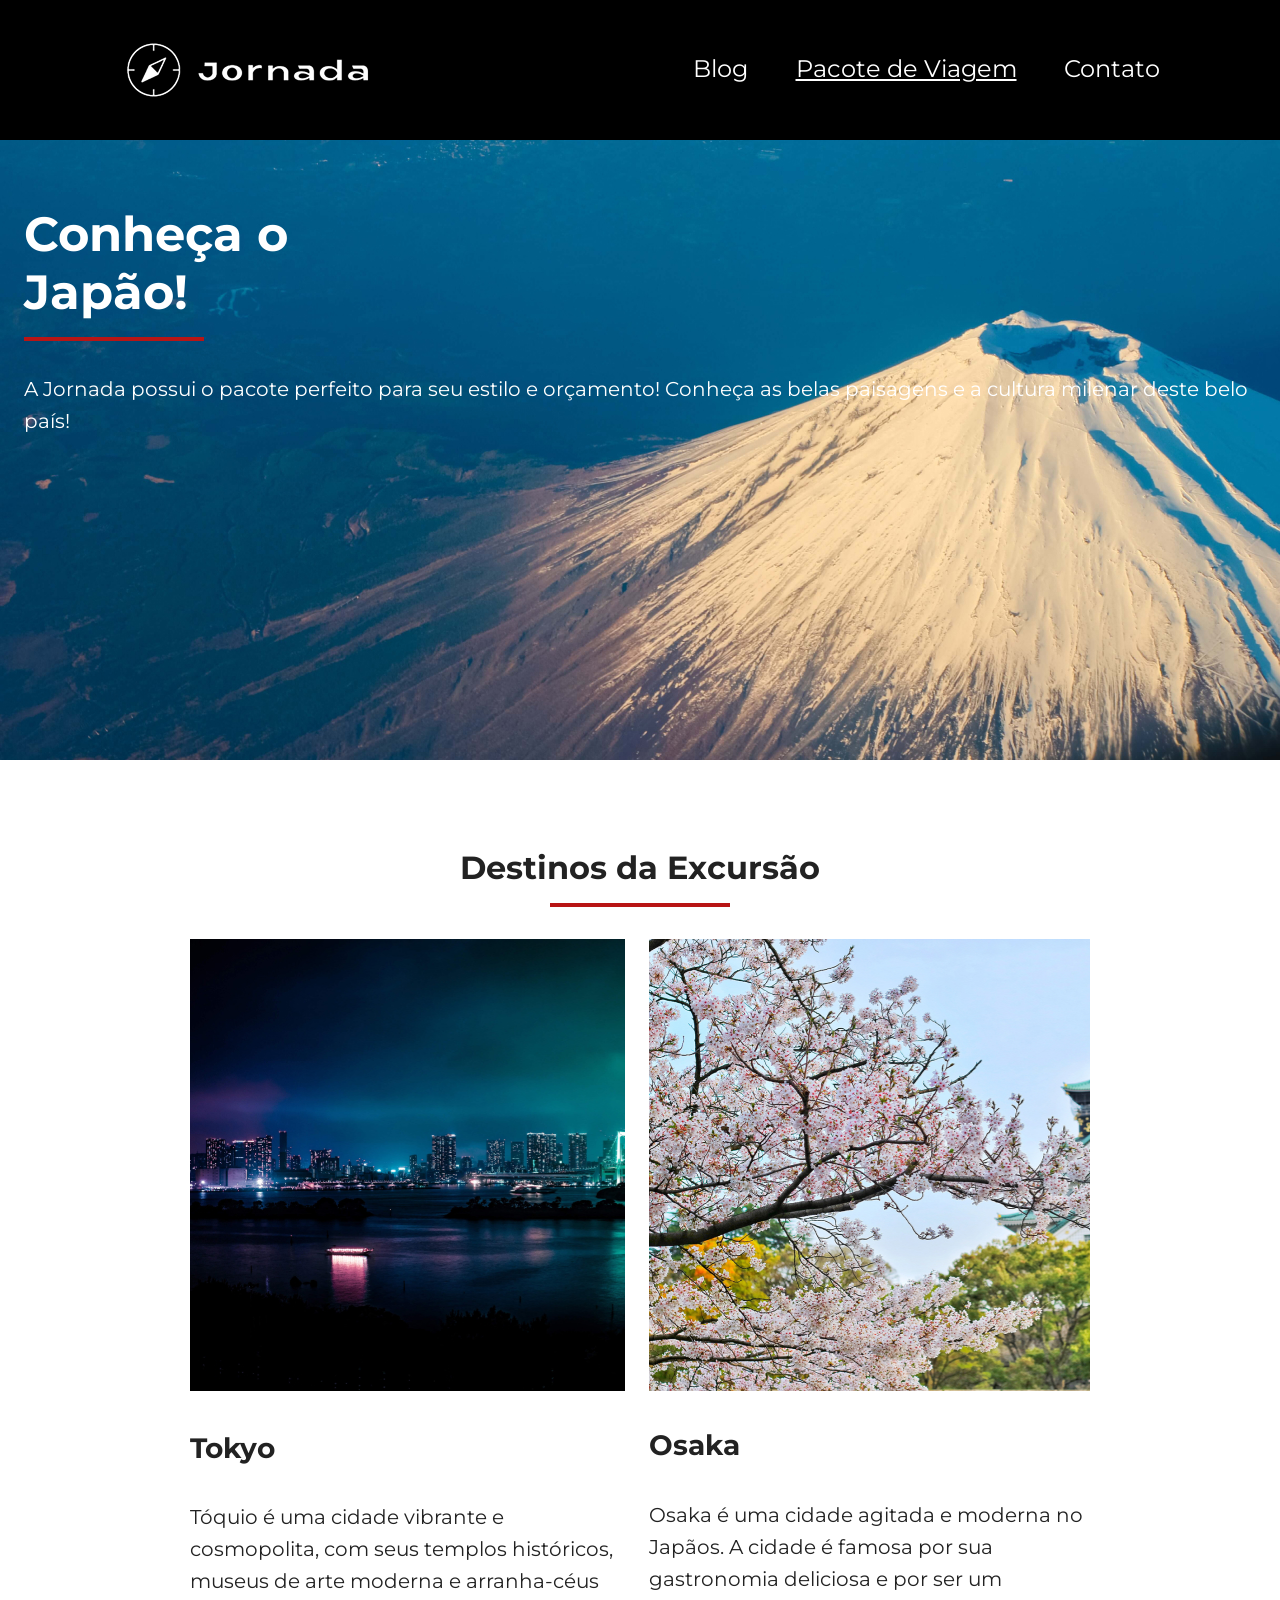
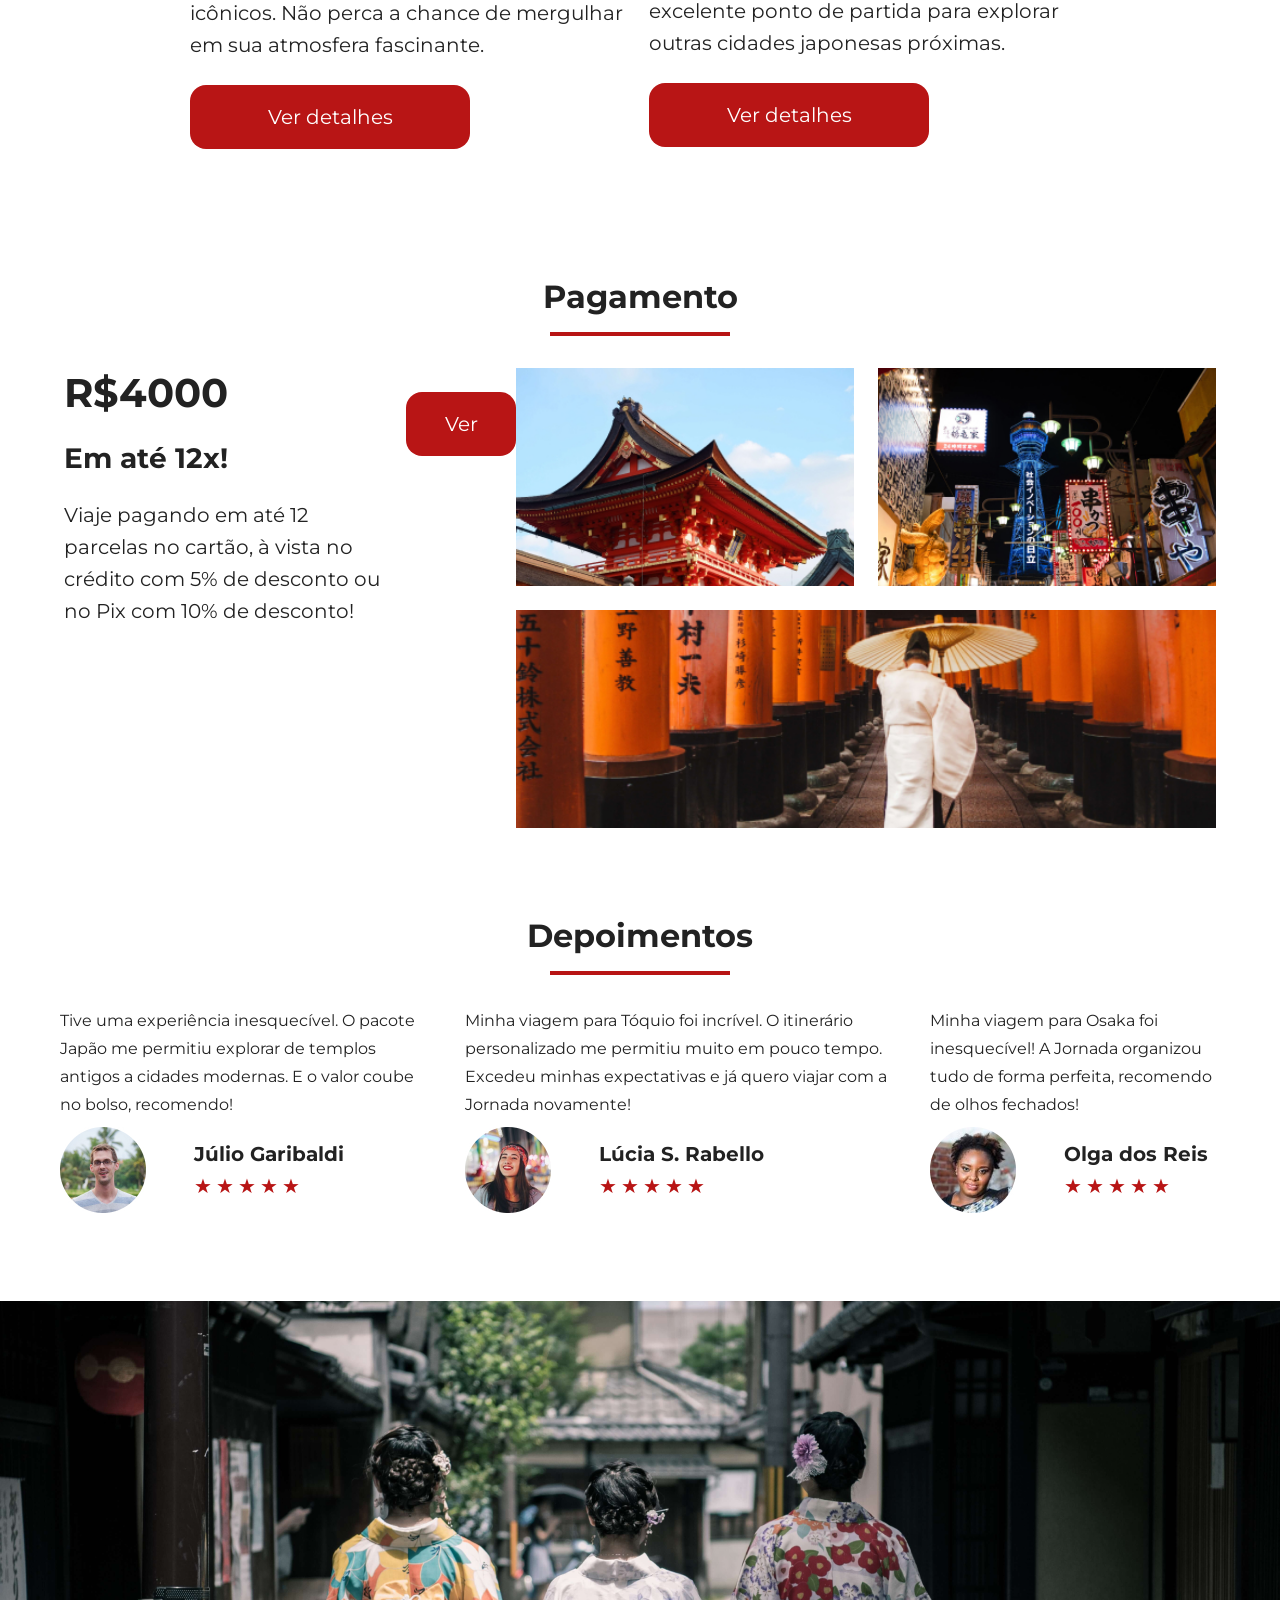
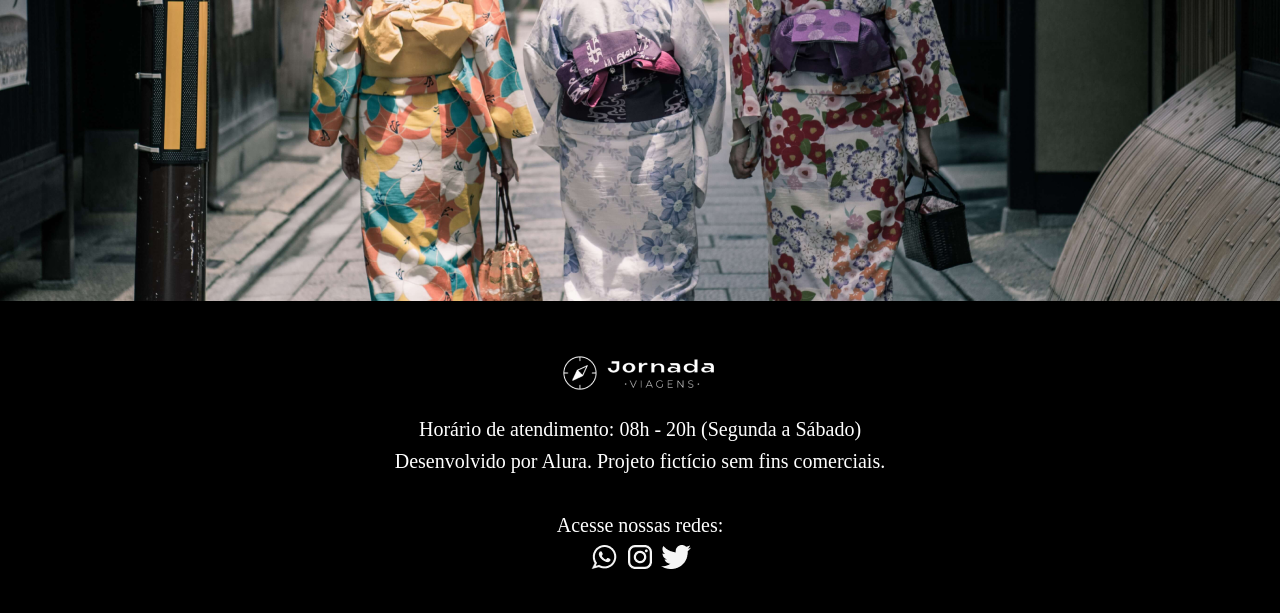
<file: destino.html>
<!DOCTYPE html>
<html lang="pt-br">
  <head>
    <meta charset="UTF-8" />
    <meta name="viewport" content="width=device-width, initial-scale=1.0" />

    <meta name="og:title" content="Jornada Viagens" />
    <meta
      name="og:description"
      content="A Jornada Viagens é a sua agência especializada em criar experiências inesquecíveis. Descubra pacotes nacionais e internacionais com as melhores condições de pagamento."
    />
    <meta name="og:type" content="website" />

    <link rel="icon" href="favicom.png" type="xml/png" />
    <link rel="stylesheet" href="./destino-japao-css/style.css" />

    <title>Pacotes Viagens</title>
  </head>

  <body>
    <main>
      <header class="main-header">
        <a class="logo" href="index.html" title="Voltar para a pagina inicial.">
          <img
            class="img-mobile"
            src="img/logo_branco.png"
            alt="Logo Jornada Viagens na cor branca"
          />
          <img
            class="img-desktop"
            src="img/logo_branco_desktop.png"
            alt="Logo Jornada Viagens na cor branca"
          />
        </a>
        <div class="navigation-menu">
          <label for="menu"><img src="img/menu.png" alt="Menu" /></label>
          <input type="checkbox" id="menu" hidden />

          <nav>
            <ul class="list-links">
              <li>
                <a href="blog.html" target="_blank" title="Acessar o Blog"
                  >Blog</a
                >
              </li>
              <li>
                <a
                  class="active"
                  href="destino.html"
                  target="_blank"
                  title="Acessar os Pacotes de Viagem"
                  >Pacote de Viagem</a
                >
              </li>
              <li>
                <a href="contato.html" target="_blank" title="Acessar Contato"
                  >Contato</a
                >
              </li>
            </ul>
          </nav>
        </div>
      </header>

      <section class="hero">
        <div class="hero-img">
          <h1>Conheça o <br />Japão!</h1>
          <hr />
          <p>
            A Jornada possui o pacote perfeito para seu estilo e orçamento!
            Conheça as belas paisagens e a cultura milenar deste belo país!
          </p>
        </div>
      </section>

      <section class="destinations">
        <div class="section-title">
          <h2>Destinos da Excursão</h2>
          <hr />
        </div>
        <div class="destinations-itens">
          <article class="item tokyo">
            <header>
              <div class="img-item"></div>
              <h3 class="content-title">Tokyo</h3>
            </header>
            <p class="content-text">
              Tóquio é uma cidade vibrante e cosmopolita, com seus templos
              históricos, museus de arte moderna e arranha-céus icônicos. Não
              perca a chance de mergulhar em sua atmosfera fascinante.
            </p>
            <footer>
              <a
                href=""
                class="button"
                target="_blank"
                title="Veja mais detalhes do destino Tokyo"
                >Ver detalhes</a
              >
            </footer>
          </article>
          <article class="item osaka">
            <header>
              <div class="img-item"></div>
              <h4 class="content-title">Osaka</h4>
            </header>
            <p class="content-text">
              Osaka é uma cidade agitada e moderna no Japãos. A cidade é famosa
              por sua gastronomia deliciosa e por ser um excelente ponto de
              partida para explorar outras cidades japonesas próximas.
            </p>
            <footer>
              <a
                href="#"
                class="button"
                target="_blank"
                title="Veja mais detalhes do destino Osaka"
                >Ver detalhes</a
              >
            </footer>
          </article>
        </div>
      </section>

      <section class="payments">
        <div class="section-title">
          <h2>Pagamento</h2>
          <hr />
        </div>
        <div class="content-container">
          <div class="text-content">
            <h3 class="content-title">R$4000</h3>
            <h4>Em até 12x!</h4>
            <p class="content-text">
              Viaje pagando em até 12 parcelas no cartão, à vista no crédito com
              5% de desconto ou no Pix com 10% de desconto!
            </p>
          </div>
          <div>
            <a
              href=""
              class="button"
              target="_blank"
              title="Veja mais detalhes do destino Tokyo"
              >Ver detalhes</a
            >
          </div>
          <div class="image-gallery">
            <div class="image bag"></div>
            <div class="image passport"></div>
            <div class="image friends colspan-2"></div>
          </div>
        </div>
      </section>

      <section class="depoimentos">
        <div class="section-title">
          <h2>Depoimentos</h2>
          <hr />
        </div>
        <div class="depoimento-container">
          <article>
            <header>
              <p>
                Tive uma experiência inesquecível. O pacote Japão me permitiu
                explorar de templos antigos a cidades modernas. E o valor coube
                no bolso, recomendo!
              </p>
            </header>
            <footer>
              <img
                src="img/Pagina-Destinos/Avatar Júlio.jpg"
                alt="Imagem de perfil da cliente Júlio Garibaldi"
              />
              <div class="profile-content">
                <h3>Júlio Garibaldi</h3>
                <div class="rating">
                  <span class="star">★</span>
                  <span class="star">★</span>
                  <span class="star">★</span>
                  <span class="star">★</span>
                  <span class="star">★</span>
                </div>
              </div>
            </footer>
          </article>

          <article>
            <header>
              <p>
                Minha viagem para Tóquio foi incrível. O itinerário
                personalizado me permitiu muito em pouco tempo. Excedeu minhas
                expectativas e já quero viajar com a Jornada novamente!
              </p>
            </header>
            <footer>
              <img
                src="img/Pagina-Destinos/Avatar Lúcia.jpg"
                alt="Imagem de perfil da cliente Lúcia S. Rabello"
              />
              <div class="profile-content">
                <h3>Lúcia S. Rabello</h3>
                <div class="rating">
                  <span class="star">★</span>
                  <span class="star">★</span>
                  <span class="star">★</span>
                  <span class="star">★</span>
                  <span class="star">★</span>
                </div>
              </div>
            </footer>
          </article>

          <article>
            <header>
              <p>
                Minha viagem para Osaka foi inesquecível! A Jornada organizou
                tudo de forma perfeita, recomendo de olhos fechados!
              </p>
            </header>
            <footer>
              <img
                src="img/Pagina-Destinos/Avatar Olga.jpg"
                alt="Imagem de perfil da cliente Olga dos Reis"
              />
              <div class="profile-content">
                <h3>Olga dos Reis</h3>
                <div class="rating">
                  <span class="star">★</span>
                  <span class="star">★</span>
                  <span class="star">★</span>
                  <span class="star">★</span>
                  <span class="star">★</span>
                </div>
              </div>
            </footer>
          </article>
        </div>
      </section>
      <section class="footer-hero">
        <div class="footer-img"></div>
      </section>
    </main>
    <footer class="main-footer">
      <div class="footer-content">
        <div class="footer-logo">
          <img
            src="./img/logo_branco_footer.png"
            alt="Logo completo Jornada Viagem"
          />
        </div>
        <div class="footer-about">
          <p>Horário de atendimento: 08h - 20h (Segunda a Sábado)</p>
          <p>Desenvolvido por Alura. Projeto fictício sem fins comerciais.</p>
        </div>
      </div>
      <div class="footer-social">
        <p>Acesse nossas redes:</p>
        <a
          href="#"
          target="_blank"
          title="Entre em contato via Whatsapp do Jornada Viagem"
        >
          <img src="./img/Whatsapp.png" alt="Icone do Whatsapp na cor branca" />
        </a>
        <a
          href="#"
          target="_blank"
          title="Acesse o Instagram do Jornada Viagem"
        >
          <img
            src="./img/Instragam.png"
            alt="Icone do Instagram na cor branca"
          />
        </a>
        <a href="#" target="_blank" title="Acesse o Twitter do Jornada Viagem">
          <img src="./img/Twiter.png" alt="Icone do Twitter na cor branca" />
        </a>
      </div>
    </footer>
  </body>
</html>
</file>
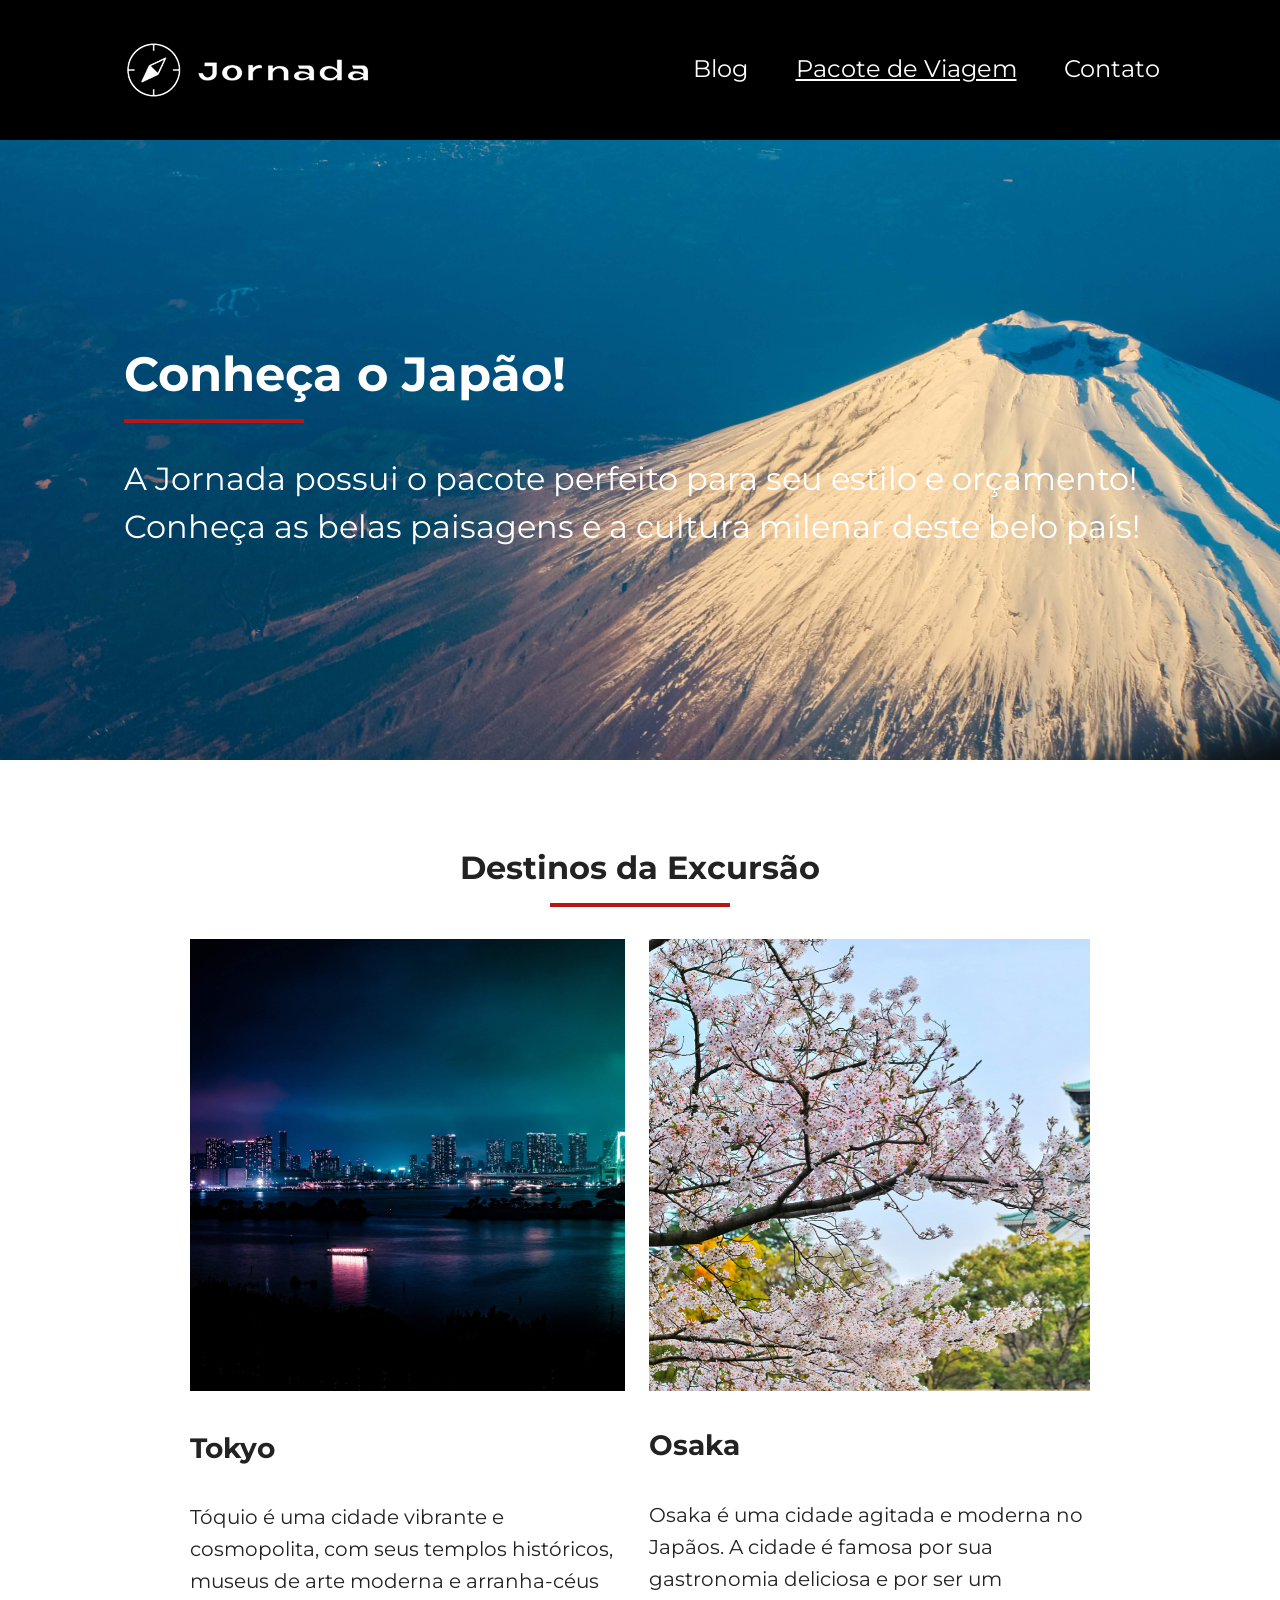
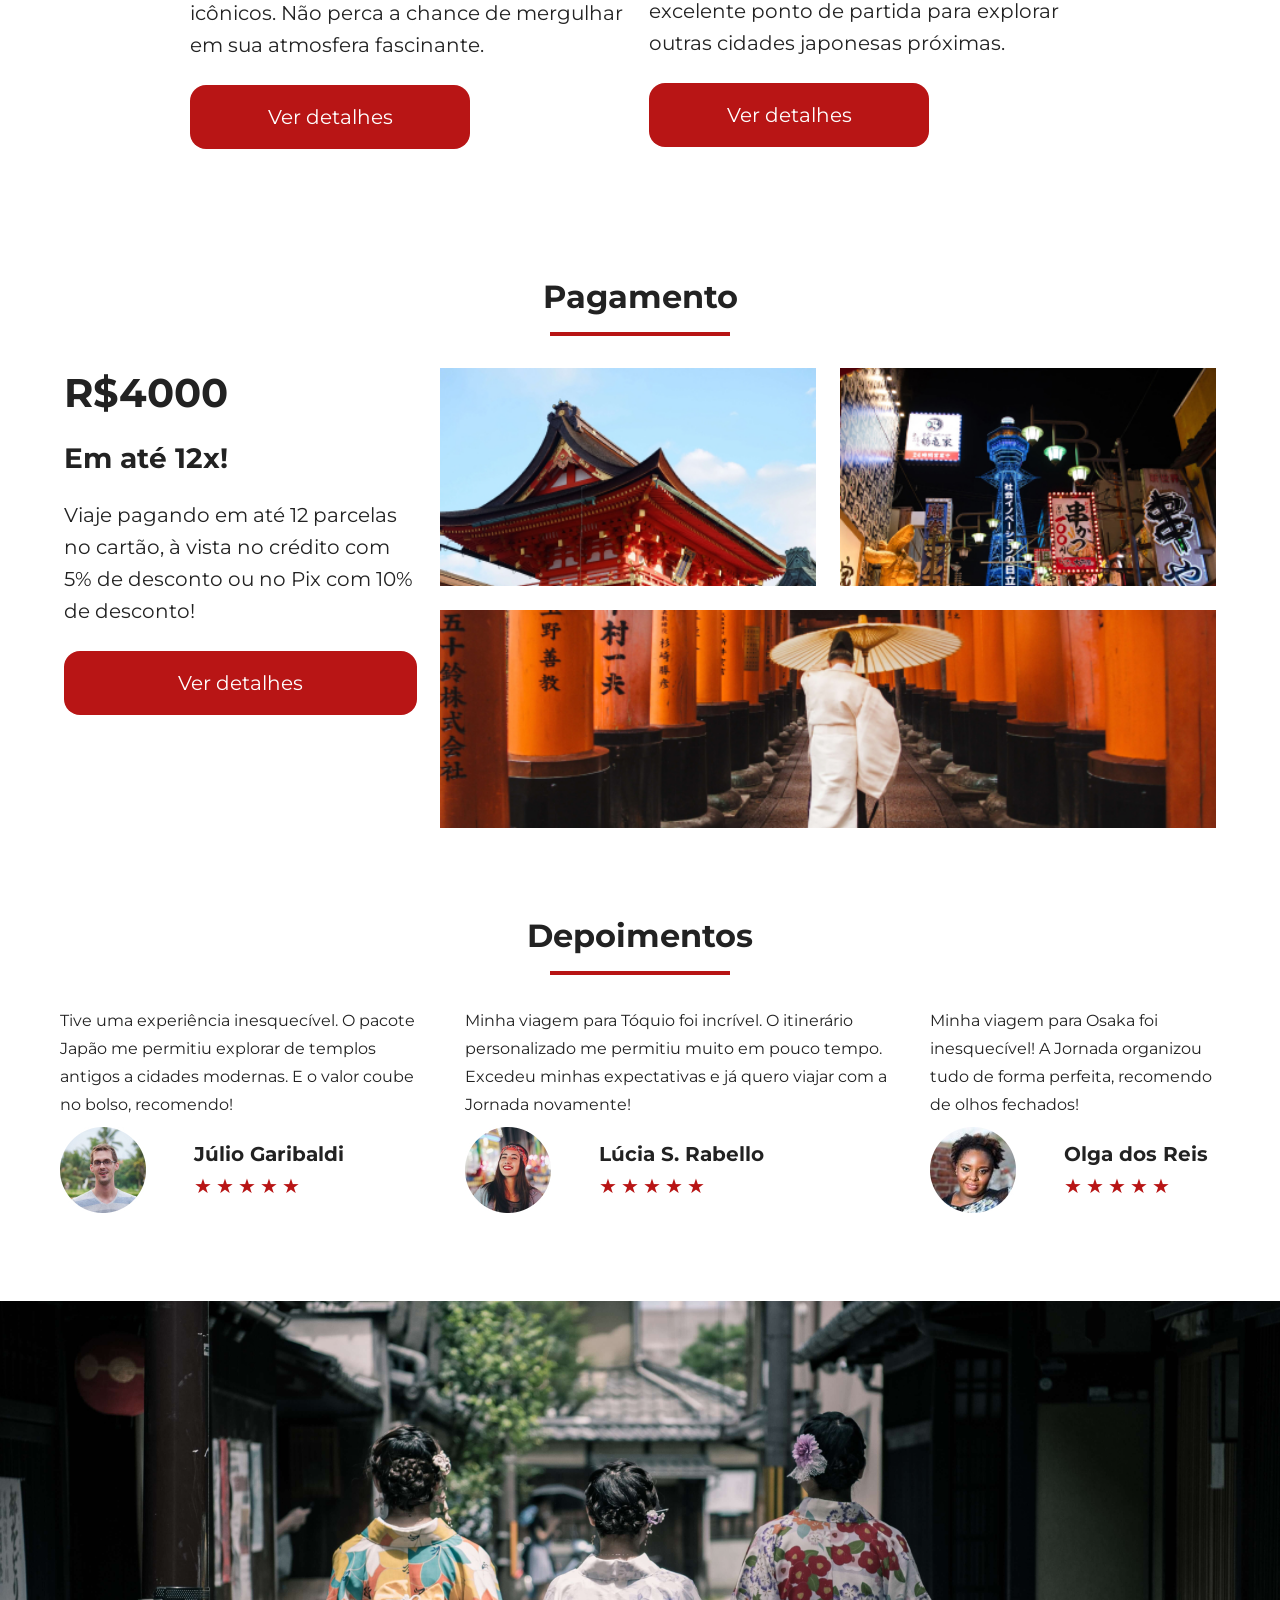
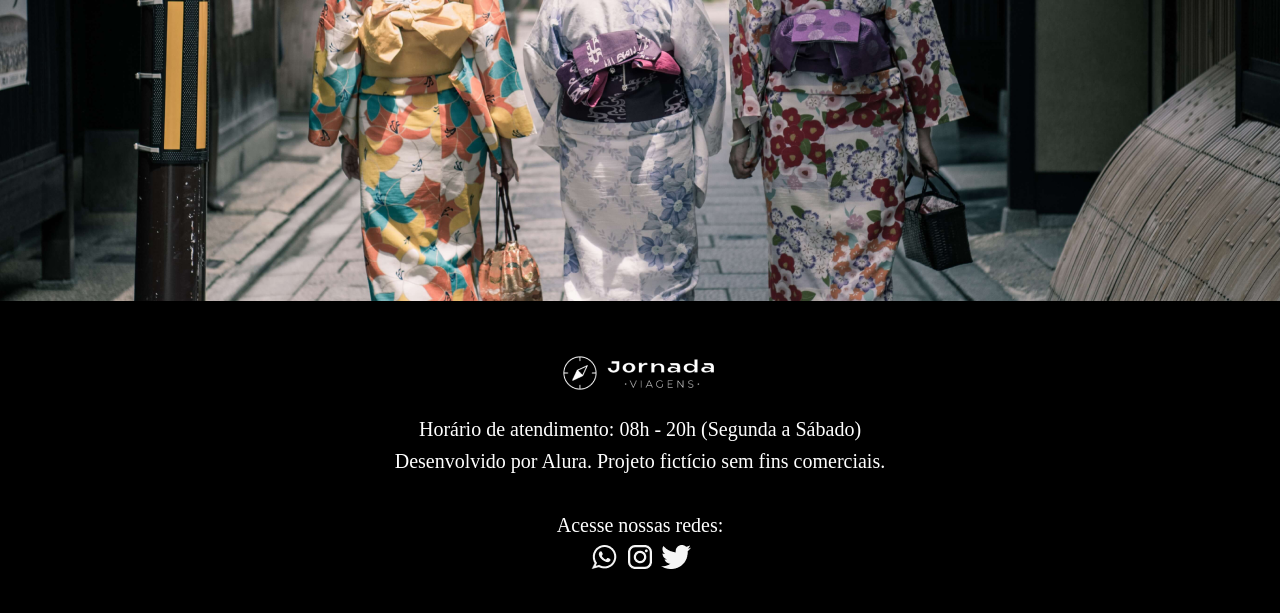
<file: pacotes-de-viagens.html>
<!DOCTYPE html>
<html lang="pt-br">
  <head>
    <meta charset="UTF-8" />
    <meta name="viewport" content="width=device-width, initial-scale=1.0" />

    <meta name="og:title" content="Jornada Viagens" />
    <meta
      name="og:description"
      content="A Jornada Viagens é a sua agência especializada em criar experiências inesquecíveis. Descubra pacotes nacionais e internacionais com as melhores condições de pagamento."
    />
    <meta name="og:type" content="website" />

    <link rel="icon" href="favicom.png" type="xml/png" />
    <link rel="stylesheet" href="./destino-japao-css/style.css" />

    <title>Pacotes Viagens</title>
  </head>

  <body>
    <main>
      <header class="main-header">
        <a class="logo" href="index.html" title="Voltar para a pagina inicial.">
          <img
            class="img-mobile"
            src="img/logo_branco.png"
            alt="Logo Jornada Viagens na cor branca"
          />
          <img
            class="img-desktop"
            src="img/logo_branco_desktop.png"
            alt="Logo Jornada Viagens na cor branca"
          />
        </a>
        <div class="navigation-menu">
          <label for="menu"><img src="img/menu.png" alt="Menu" /></label>
          <input type="checkbox" id="menu" hidden />

          <nav>
            <ul class="list-links">
              <li>
                <a href="blog.html" target="_blank" title="Acessar o Blog"
                  >Blog</a
                >
              </li>
              <li>
                <a
                  class="active"
                  href="pacotes-de-viagens.html"
                  target="_blank"
                  title="Acessar os Pacotes de Viagem"
                  >Pacote de Viagem</a
                >
              </li>
              <li>
                <a href="contato.html" target="_blank" title="Acessar Contato"
                  >Contato</a
                >
              </li>
            </ul>
          </nav>
        </div>
      </header>

      <section class="hero">
        <div class="hero-img">
          <div class="hero-content">
            <h1>Conheça o Japão!</h1>
            <hr />
            <p>
              A Jornada possui o pacote perfeito para seu estilo e orçamento!
              Conheça as belas paisagens e a cultura milenar deste belo país!
            </p>
          </div>
        </div>
      </section>

      <section class="destinations">
        <div class="section-title">
          <h2>Destinos da Excursão</h2>
          <hr />
        </div>
        <div class="destinations-itens">
          <article class="item tokyo">
            <header>
              <div class="img-item"></div>
              <h3 class="content-title">Tokyo</h3>
            </header>
            <p class="content-text">
              Tóquio é uma cidade vibrante e cosmopolita, com seus templos
              históricos, museus de arte moderna e arranha-céus icônicos. Não
              perca a chance de mergulhar em sua atmosfera fascinante.
            </p>
            <footer>
              <a
                href=""
                class="button"
                target="_blank"
                title="Veja mais detalhes do destino Tokyo"
                >Ver detalhes</a
              >
            </footer>
          </article>
          <article class="item osaka">
            <header>
              <div class="img-item"></div>
              <h4 class="content-title">Osaka</h4>
            </header>
            <p class="content-text">
              Osaka é uma cidade agitada e moderna no Japãos. A cidade é famosa
              por sua gastronomia deliciosa e por ser um excelente ponto de
              partida para explorar outras cidades japonesas próximas.
            </p>
            <footer>
              <a
                href="#"
                class="button"
                target="_blank"
                title="Veja mais detalhes do destino Osaka"
                >Ver detalhes</a
              >
            </footer>
          </article>
        </div>
      </section>

      <section class="payments">
        <div class="section-title">
          <h2>Pagamento</h2>
          <hr />
        </div>
        <div class="content-container">
          <div class="text-content">
            <h3 class="content-title">R$4000</h3>
            <h4>Em até 12x!</h4>
            <p class="content-text">
              Viaje pagando em até 12 parcelas no cartão, à vista no crédito com
              5% de desconto ou no Pix com 10% de desconto!
            </p>
            <div>
            <a
              href=""
              class="button"
              target="_blank"
              title="Veja mais detalhes do destino Tokyo"
              >Ver detalhes</a
            >
          </div>
          </div>
          
          <div class="image-gallery">
            <div class="image bag"></div>
            <div class="image passport"></div>
            <div class="image friends colspan-2"></div>
          </div>
        </div>
      </section>

      <section class="depoimentos">
        <div class="section-title">
          <h2>Depoimentos</h2>
          <hr />
        </div>
        <div class="depoimento-container">
          <article>
            <header>
              <p>
                Tive uma experiência inesquecível. O pacote Japão me permitiu
                explorar de templos antigos a cidades modernas. E o valor coube
                no bolso, recomendo!
              </p>
            </header>
            <footer>
              <img
                src="img/Pagina-Destinos/Avatar Júlio.jpg"
                alt="Imagem de perfil da cliente Júlio Garibaldi"
              />
              <div class="profile-content">
                <h3>Júlio Garibaldi</h3>
                <div class="rating">
                  <span class="star">★</span>
                  <span class="star">★</span>
                  <span class="star">★</span>
                  <span class="star">★</span>
                  <span class="star">★</span>
                </div>
              </div>
            </footer>
          </article>

          <article>
            <header>
              <p>
                Minha viagem para Tóquio foi incrível. O itinerário
                personalizado me permitiu muito em pouco tempo. Excedeu minhas
                expectativas e já quero viajar com a Jornada novamente!
              </p>
            </header>
            <footer>
              <img
                src="img/Pagina-Destinos/Avatar Lúcia.jpg"
                alt="Imagem de perfil da cliente Lúcia S. Rabello"
              />
              <div class="profile-content">
                <h3>Lúcia S. Rabello</h3>
                <div class="rating">
                  <span class="star">★</span>
                  <span class="star">★</span>
                  <span class="star">★</span>
                  <span class="star">★</span>
                  <span class="star">★</span>
                </div>
              </div>
            </footer>
          </article>

          <article>
            <header>
              <p>
                Minha viagem para Osaka foi inesquecível! A Jornada organizou
                tudo de forma perfeita, recomendo de olhos fechados!
              </p>
            </header>
            <footer>
              <img
                src="img/Pagina-Destinos/Avatar Olga.jpg"
                alt="Imagem de perfil da cliente Olga dos Reis"
              />
              <div class="profile-content">
                <h3>Olga dos Reis</h3>
                <div class="rating">
                  <span class="star">★</span>
                  <span class="star">★</span>
                  <span class="star">★</span>
                  <span class="star">★</span>
                  <span class="star">★</span>
                </div>
              </div>
            </footer>
          </article>
        </div>
      </section>
      <section class="footer-hero">
        <div class="footer-img"></div>
      </section>
    </main>
    <footer class="main-footer">
      <div class="footer-content">
        <div class="footer-logo">
          <img
            src="./img/logo_branco_footer.png"
            alt="Logo completo Jornada Viagem"
          />
        </div>
        <div class="footer-about">
          <p>Horário de atendimento: 08h - 20h (Segunda a Sábado)</p>
          <p>Desenvolvido por Alura. Projeto fictício sem fins comerciais.</p>
        </div>
      </div>
      <div class="footer-social">
        <p>Acesse nossas redes:</p>
        <a
          href="#"
          target="_blank"
          title="Entre em contato via Whatsapp do Jornada Viagem"
        >
          <img src="./img/Whatsapp.png" alt="Icone do Whatsapp na cor branca" />
        </a>
        <a
          href="#"
          target="_blank"
          title="Acesse o Instagram do Jornada Viagem"
        >
          <img
            src="./img/Instragam.png"
            alt="Icone do Instagram na cor branca"
          />
        </a>
        <a href="#" target="_blank" title="Acesse o Twitter do Jornada Viagem">
          <img src="./img/Twiter.png" alt="Icone do Twitter na cor branca" />
        </a>
      </div>
    </footer>
  </body>
</html>
</file>
<file: destino-japao-css/style.css>
@import url(global.css);
@import url(header.css);
@import url(hero.css);
@import url(destinations.css);
@import url(payments.css);
@import url(depoimentos.css);
@import url(footer.css);
</file>
